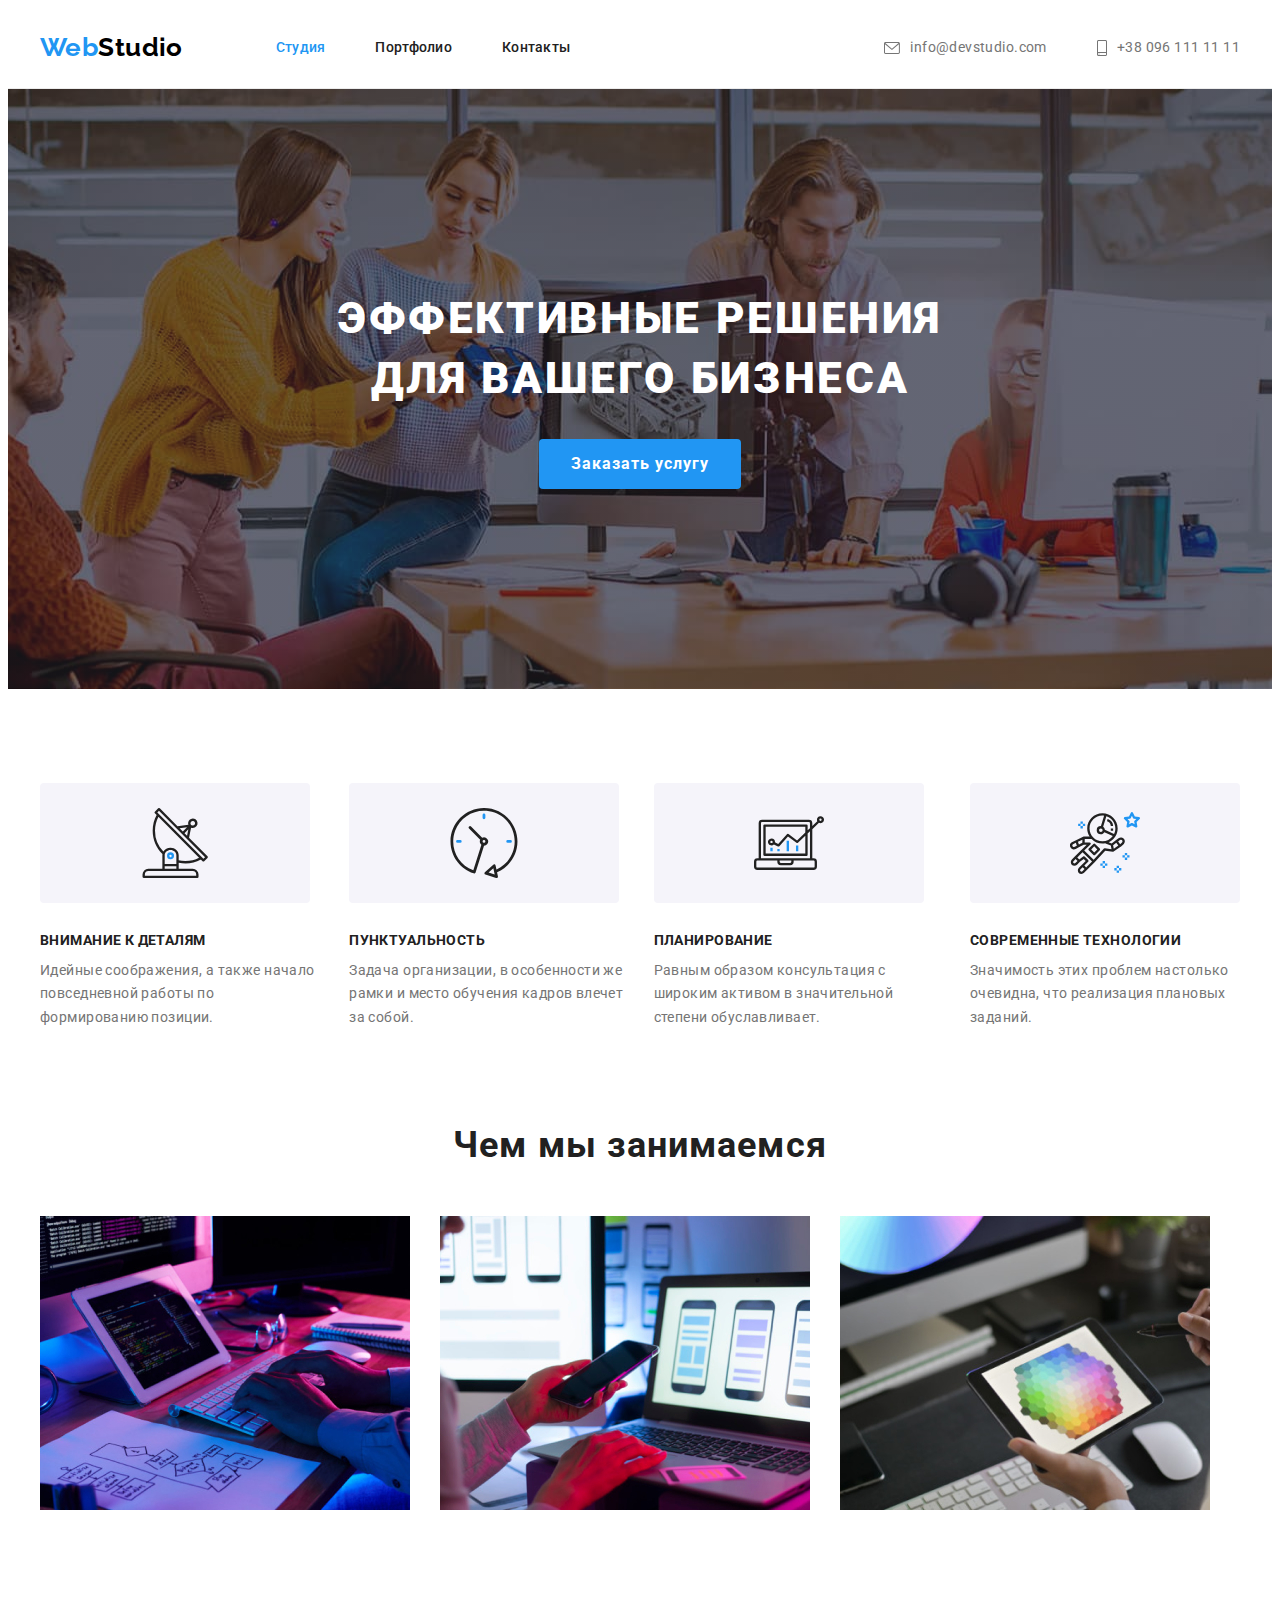
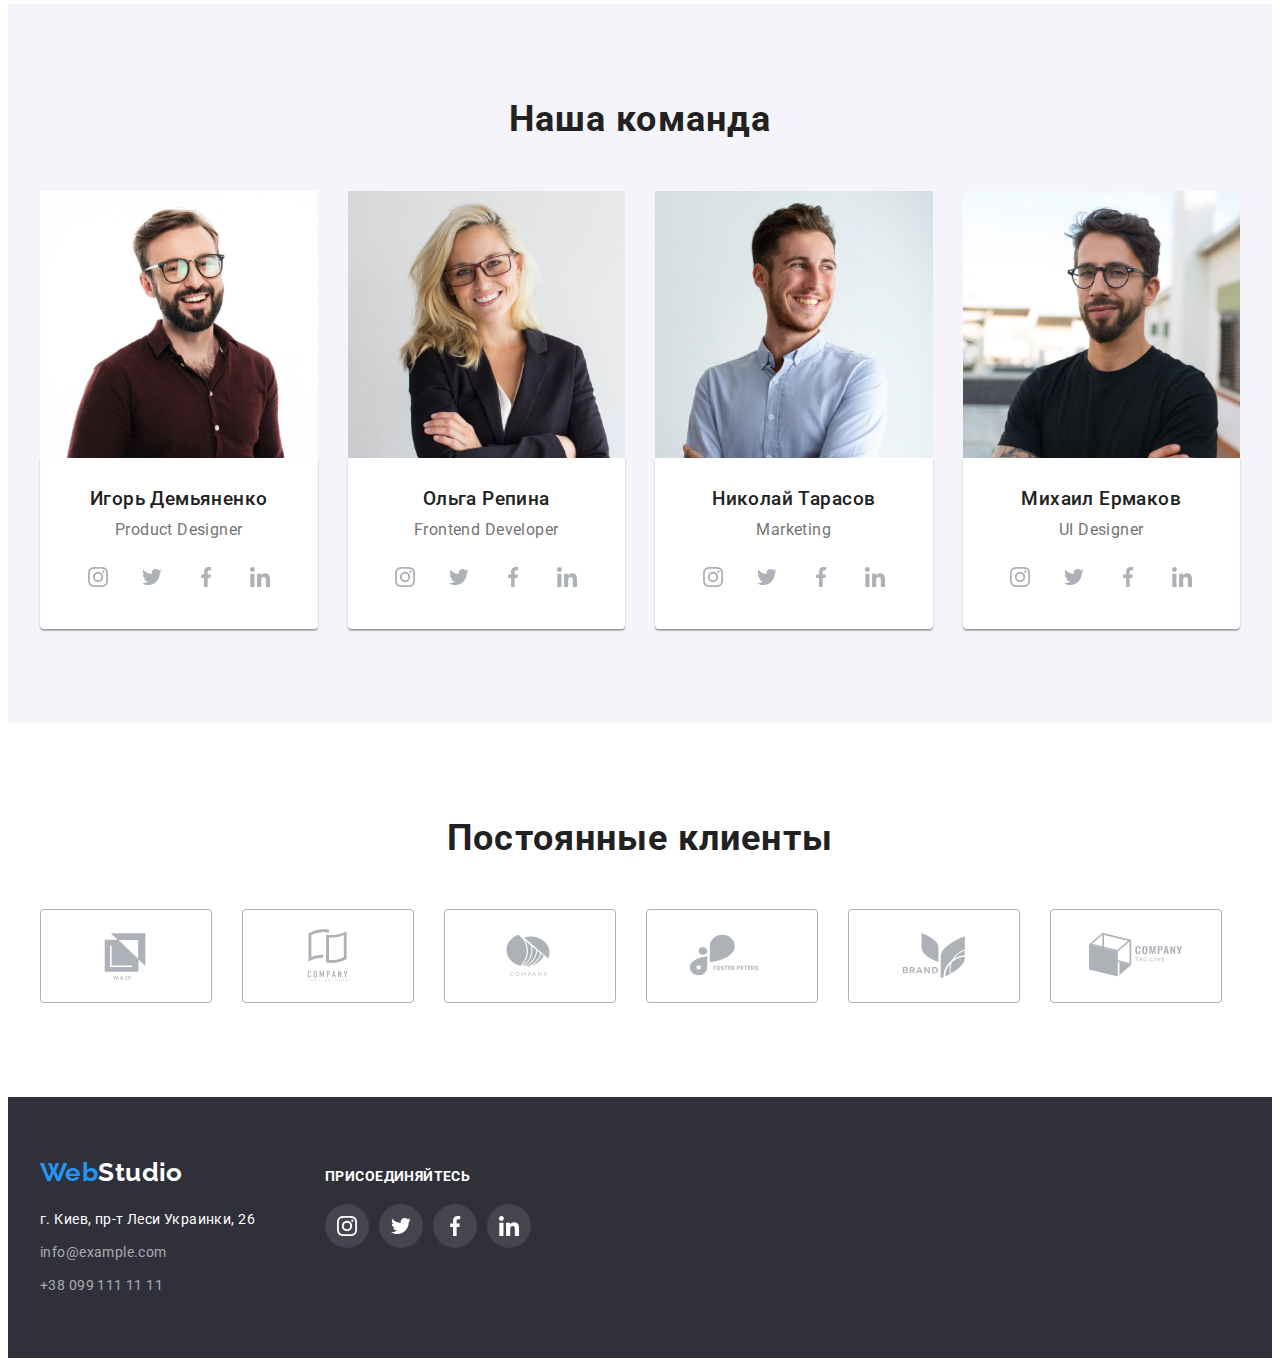
<file: index.html>
<!DOCTYPE html>
<html lang="ru">

<head>
    <meta charset="UTF-8">
    <meta http-equiv="X-UA-Compatible" content="IE=edge">
    <meta name="viewport" content="width=device-width, initial-scale=1.0">
    <title>Document</title>
    <link rel="preconnect" href="https://fonts.googleapis.com">
    <link rel="preconnect" href="https://fonts.gstatic.com" crossorigin>
    <link
        href="https://fonts.googleapis.com/css2?family=Raleway:wght@700&family=Roboto:wght@400;500;700;900&display=swap"
        rel="stylesheet">
    <link rel="stylesheet" href="https://cdnjs.cloudflare.com/ajax/libs/modern-normalize/1.1.0/modern-normalize.min.css"
        integrity="sha512-wpPYUAdjBVSE4KJnH1VR1HeZfpl1ub8YT/NKx4PuQ5NmX2tKuGu6U/JRp5y+Y8XG2tV+wKQpNHVUX03MfMFn9Q=="
        crossorigin="anonymous" referrerpolicy="no-referrer" />
    <link rel="stylesheet" href="./css/styles.css">
</head>

<body>
    <header class="header">
        <div class="container">
            <nav class="nav">
                <a class="logo" href="./"><span class="logo-blue-text">Web</span>Studio</a>
                <ul class="nav-list">
                    <li class="nav-item">
                        <a class="nav-link nav-link-active" href="./index.html">Студия</a>
                    </li>
                    <li class="nav-item">
                        <a class="nav-link" href="./portfolio.html">Портфолио</a>
                    </li>
                    <li class="nav-item">
                        <a class="nav-link" href="">Контакты</a>
                    </li>
                </ul>
            </nav>
            <ul class="contacts-list">
                <li class="contacts-item">
                    <a class="contacts-link" href="mailto:info@devstudio.com">
                        <svg class="contacts-icon" height="16px" width="16px">
                        <use href="./images/icons.svg#icon-mail "></use>
                    </svg>
                    info@devstudio.com </a>
                </li>
                <li class="contacts-item">
                    <a class="contacts-link" href="tel:+380961111111">
                        <svg class="contacts-icon" height="16px" width="10px">
                        <use href="./images/icons.svg#icon-smartphone "></use>
                    </svg>
                    +38 096 111 11 11</a>
                </li>
            </ul>
        </div>
    </header>
    <main>
        <section class="hero">
            <div class="container">
                <h1 class="hero-title">Эффективные решения<br> для вашего бизнеса</h1>
                <button class="hero-button" type="button">Заказать услугу</button>
            </div>
        </section>
        <section class="section">
            <div class="container">
                <h2 class="invisible-title">Особенности</h2>
                <ul class="feature">
                    <li class="feature-item">
                        <div class="feature-box">
                        <svg class="feature-icon">
                            <use href="./images/icons.svg#icon-antenna "></use>
                        </svg>
                    </div>
                        <h3 class="feature-title">Внимание к деталям</h3>
                        <p class="feature-text">Идейные соображения, а также начало повседневной работы по формированию
                            позиции.</p>
                    </li>
                    <li class="feature-item">
                        <div class="feature-box">
                        <svg class="feature-icon">
                            <use href="./images/icons.svg#icon-clock "></use>
                        </svg>
                    </div>
                        <h3 class="feature-title">Пунктуальность</h3>
                        <p class="feature-text">Задача организации, в особенности же рамки и место обучения кадров
                            влечет за собой.</p>
                    </li>
                    <li class="feature-item">
                        <div class="feature-box">
                        <svg class="feature-icon">
                            <use href="./images/icons.svg#icon-diagram "></use>
                        </svg>
                    </div>
                        <h3 class="feature-title">Планирование</h3>
                        <p class="feature-text">Равным образом консультация с широким активом в значительной степени
                            обуславливает.</p>
                    </li>
                    <li class="feature-item">
                        <div class="feature-box">
                        <svg class="feature-icon">
                            <use href="./images/icons.svg#icon-astronaut "></use>
                        </svg>
                    </div>
                        <h3 class="feature-title">Современные технологии</h3>
                        <p class="feature-text">Значимость этих проблем настолько очевидна, что реализация плановых
                            заданий.</p>
                    </li>
                </ul>
            </div>
        </section>
        <section class="section no-pading-top">
            <div class="container">
                <h2 class="career-title">Чем мы занимаемся</h2>
                <ul class="career">
                    <li class="career-item"><img src="./images/photo_1.jpg" class="career-img" alt="набор кода"
                            width="370"></li>
                    <li class="career-item"><img src="./images/photo_2.jpg" class="career-img"
                            alt="настройка дизайна для телефона" width="370"></li>
                    <li class="career-item"><img src="./images/photo_3.jpg" class="career-img"
                            alt="вибор цветов с палитри" width="370"></li>
                </ul>
            </div>
        </section>
        <section class="section team">
            <div class="container">
                <h2 class="comand-title">Наша команда</h2>
                <ul class="comand">
                    <li class="comand-item">

                        <img src="./images/team_card_1.jpg" class="comand-foto" alt="портрет Игоря Демьяненка"
                            width="270">
                        <div class="comand-text">
                            <h3 class="comand-name">Игорь Демьяненко</h3>
                            <p class="comand-work">Product Designer</p>
                        <ul class="social-networks-list">
                            <li class="social-networks-item"><a href="" class="social-networks-link"> <svg class="social-networks-icon">
                                        <use href="./images/icons.svg#icon-instagram "></use>
                                    </svg>
                                </a></li>
                            <li class="social-networks-item"><a href="" class="social-networks-link"> <svg class="social-networks-icon">
                                        <use href="./images/icons.svg#icon-tvitter "></use>
                                    </svg></a></li>
                            <li class="social-networks-item"><a href="" class="social-networks-link"> <svg class="social-networks-icon">
                                        <use href="./images/icons.svg#icon-facebook "></use>
                                    </svg></a></li>
                            <li class="social-networks-item"><a href="" class="social-networks-link"> <svg class="social-networks-icon">
                                        <use href="./images/icons.svg#icon-linkedin "></use>
                                    </svg></a></li>
                        </ul>
                        </div>

                    </li>
                    <li class="comand-item">
                        <img src="./images/team_card_2.jpg" class="comand-foto" alt="портрет Ольги Репиной" width="270">
                        <div class="comand-text">
                            <h3 class="comand-name">Ольга Репина</h3>
                            <p class="comand-work">Frontend Developer</p>
                        <ul class="social-networks-list">
                            <li class="social-networks-item"><a href="" class="social-networks-link"> <svg class="social-networks-icon">
                                        <use href="./images/icons.svg#icon-instagram "></use>
                                    </svg>
                                </a></li>
                            <li class="social-networks-item"><a href="" class="social-networks-link"> <svg class="social-networks-icon">
                                        <use href="./images/icons.svg#icon-tvitter "></use>
                                    </svg></a></li>
                            <li class="social-networks-item"><a href="" class="social-networks-link"> <svg class="social-networks-icon">
                                        <use href="./images/icons.svg#icon-facebook "></use>
                                    </svg></a></li>
                            <li class="social-networks-item"><a href="" class="social-networks-link"> <svg class="social-networks-icon">
                                        <use href="./images/icons.svg#icon-linkedin "></use>
                                    </svg></a></li>
                        </ul>
                    </div>
                    </li>
                    <li class="comand-item">
                        <img src="./images/team_card_3.jpg" class="comand-foto" alt="портрет Николая Тарасовa"
                            width="270">
                        <div class="comand-text">
                            <h3 class="comand-name">Николай Тарасов</h3>
                            <p class="comand-work">Marketing</p>
                        <ul class="social-networks-list">
                            <li class="social-networks-item"><a href="" class="social-networks-link"> <svg class="social-networks-icon">
                                        <use href="./images/icons.svg#icon-instagram "></use>
                                    </svg>
                                </a></li>
                            <li class="social-networks-item"><a href="" class="social-networks-link"> <svg class="social-networks-icon">
                                        <use href="./images/icons.svg#icon-tvitter "></use>
                                    </svg></a></li>
                            <li class="social-networks-item"><a href="" class="social-networks-link"> <svg class="social-networks-icon">
                                        <use href="./images/icons.svg#icon-facebook "></use>
                                    </svg></a></li>
                            <li class="social-networks-item"><a href="" class="social-networks-link"> <svg class="social-networks-icon">
                                        <use href="./images/icons.svg#icon-linkedin "></use>
                                    </svg></a></li>
                        </ul>
                    </div>
                    </li>
                    <li class="comand-item">
                        <img src="./images/team_card_4.jpg" class="comand-foto" alt="портрет Михаила Ермакова"
                            width="270">
                        <div class="comand-text">
                            <h3 class="comand-name">Михаил Ермаков</h3>
                            <p class="comand-work">UI Designer</p>
                        <ul class="social-networks-list">
                            <li class="social-networks-item"><a href="" class="social-networks-link"> <svg class="social-networks-icon">
                                        <use href="./images/icons.svg#icon-instagram "></use>
                                    </svg>
                                </a></li>
                            <li class="social-networks-item"><a href="" class="social-networks-link"> <svg class="social-networks-icon">
                                        <use href="./images/icons.svg#icon-tvitter "></use>
                                    </svg></a></li>
                            <li class="social-networks-item">
                                <a href="" class="social-networks-link"> 
                                    <svg class="social-networks-icon">
                                        <use href="./images/icons.svg#icon-facebook "></use>
                                    </svg></a></li>
                            <li class="social-networks-item"><a href="" class="social-networks-link"> <svg class="social-networks-icon">
                                        <use href="./images/icons.svg#icon-linkedin "></use>
                                    </svg></a></li>
                        </ul>
                    </div>
                    </li>
                </ul>
            </div>
        </section>
        <section class="section">
            <div class="container">
                <h2 class="client-title">Постоянные клиенты</h2>
                <ul class="client">
                    <li class="client-item" >
                        <a href="" class="client-link" >
                            <svg class="client-icon" width="106px" height="60px">
                                <use href="./images/icons.svg#icon-client1"></use>
                            </svg>
                        </a>
                    </li>
                    <li class="client-item" >
                        <a href="" class="client-link" >
                            <svg class="client-icon" width="106px" height="60px">
                                <use href="./images/icons.svg#icon-client2"></use>
                            </svg>
                        </a>
                    </li>
                    <li class="client-item" >
                        <a href="" class="client-link" >
                            <svg class="client-icon" width="106px" height="60px">
                                <use href="./images/icons.svg#icon-client3"></use>
                            </svg>
                        </a>
                    </li>
                    <li class="client-item" >
                        <a href="" class="client-link" >
                            <svg class="client-icon" width="106px" height="60px">
                                <use href="./images/icons.svg#icon-client4"></use>
                            </svg>
                        </a>
                    </li>
                    <li class="client-item" >
                        <a href="" class="client-link" >
                            <svg class="client-icon" width="106px" height="60px">
                                <use href="./images/icons.svg#icon-client5"></use>
                            </svg>
                        </a>
                    </li>
                    <li class="client-item" >
                        <a href="" class="client-link" >
                            <svg class="client-icon" width="106px" height="60px">
                                <use href="./images/icons.svg#icon-client6"></use>
                            </svg>
                        </a>
                    </li>
                </ul>
            </div>
        </section>
    </main>
    <footer class="low">
        <div class="container low-container">
            <div>
            <a class="logo low-logo" href="./"><span class="logo-blue-text">Web</span>Studio</a>
            <address>
                <ul class="address-list">
                    <li class="address-item">
                        <p class="address-text">г. Киев, пр-т Леси Украинки, 26</p>
                    </li>
                    <li class="address-item">
                        <a class="address-links" href="mailto:info@example.com">info@example.com</a>
                    </li>
                    <li class="address-item">
                        <a class="address-links" href="tel:+380991111111">+38 099 111 11 11</a>
                    </li>
                </ul>
            </address>
        </div>
        <div class="social-networks-box">
            <p class="social-networks-text">присоединяйтесь</p>
            <ul class="social-networks-list">
                <li class="social-networks-item"><a href="" class="social-networks-link"> <svg class="social-networks-icon" >
                    <use href="./images/icons.svg#icon-instagram "></use>
                </svg>
                </a></li>
                <li class="social-networks-item"><a href="" class="social-networks-link"> <svg class="social-networks-icon" >
                    <use href="./images/icons.svg#icon-tvitter "></use>
                </svg></a></li>
                <li class="social-networks-item"><a href="" class="social-networks-link"> <svg class="social-networks-icon" >
                    <use href="./images/icons.svg#icon-facebook "></use>
                </svg></a></li>
                <li class="social-networks-item"><a href="" class="social-networks-link"> <svg class="social-networks-icon" >
                    <use href="./images/icons.svg#icon-linkedin "></use>
                </svg></a></li>
            </ul>
        </div>
        </div>
    </footer>

</body>

</html>
</file>
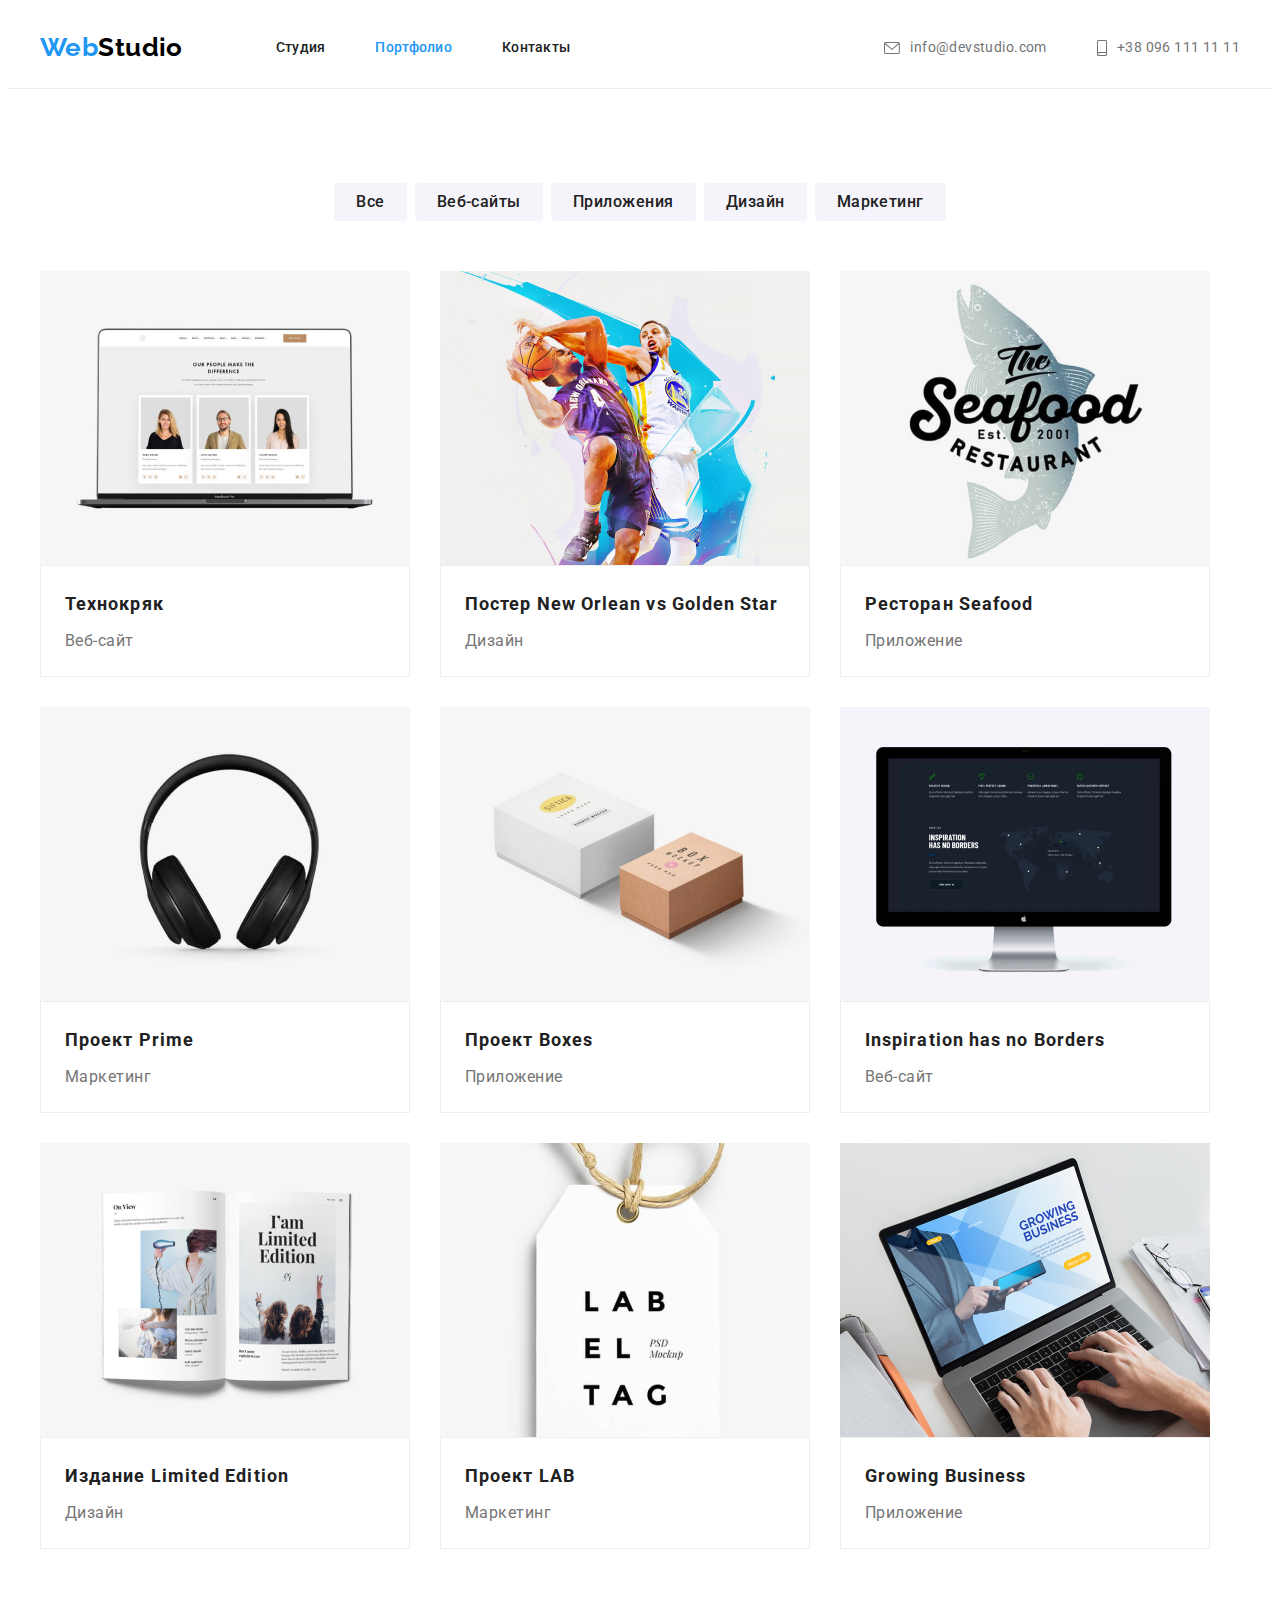
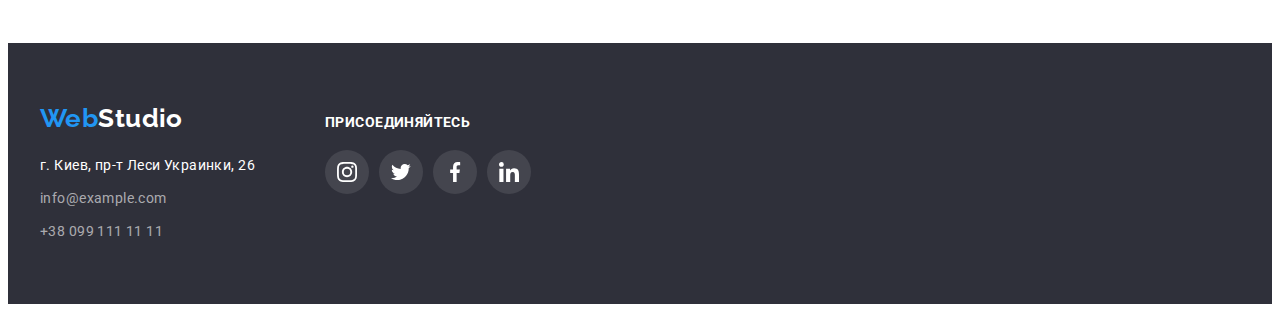
<file: portfolio.html>
<!DOCTYPE html>
<html lang="en">

<head>
    <meta charset="UTF-8">
    <meta http-equiv="X-UA-Compatible" content="IE=edge">
    <meta name="viewport" content="width=device-width, initial-scale=1.0">
    <title>Document</title>
<link rel="preconnect" href="https://fonts.googleapis.com">
<link rel="preconnect" href="https://fonts.gstatic.com" crossorigin>
<link href="https://fonts.googleapis.com/css2?family=Raleway:wght@700&family=Roboto:wght@400;500;700;900&display=swap" rel="stylesheet">
<link rel="stylesheet" href="https://cdnjs.cloudflare.com/ajax/libs/modern-normalize/1.1.0/modern-normalize.min.css"
    integrity="sha512-wpPYUAdjBVSE4KJnH1VR1HeZfpl1ub8YT/NKx4PuQ5NmX2tKuGu6U/JRp5y+Y8XG2tV+wKQpNHVUX03MfMFn9Q=="
    crossorigin="anonymous" referrerpolicy="no-referrer" />
    <link rel="stylesheet" href="./css/styles.css">
</head>

<body>
<header class="header">
    <div class="container">
        <nav class="nav">
            <a class="logo" href="./"><span class="logo-blue-text">Web</span>Studio</a>
            <ul class="nav-list">
                <li class="nav-item">
                    <a class="nav-link " href="./index.html">Студия</a>
                </li>
                <li class="nav-item">
                    <a class="nav-link nav-link-active" href="./portfolio.html">Портфолио</a>
                </li>
                <li class="nav-item">
                    <a class="nav-link" href="">Контакты</a>
                </li>
            </ul>
        </nav>
        <ul class="contacts-list">
            <li class="contacts-item">
                <a class="contacts-link" href="mailto:info@devstudio.com">
                    <svg class="contacts-icon" height="16px" width="16px">
                        <use href="./images/icons.svg#icon-mail "></use>
                    </svg>
                    info@devstudio.com </a>
            </li>
            <li class="contacts-item">
                <a class="contacts-link" href="tel:+380961111111">
                    <svg class="contacts-icon" height="16px" width="10px">
                        <use href="./images/icons.svg#icon-smartphone "></use>
                    </svg>
                    +38 096 111 11 11</a>
            </li>
        </ul>
    </div>
</header>
    <main>
<section class="section">
    <div class="container">
<h1 class="invisible-title">Примери работ</h1>
<ul class="works-list-button">
    <li class="works-button-item"><button class="works-button" type="button">Все</button></li>
    <li class="works-button-item"><button class="works-button" type="button">Веб-сайты</button></li>
    <li class="works-button-item"><button class="works-button" type="button">Приложения</button></li>
    <li class="works-button-item"><button class="works-button" type="button">Дизайн</button></li>
    <li class="works-button-item"><button class="works-button" type="button">Маркетинг</button></li>
</ul>
<ul class="works-list">
    <li class="works-item">
        <a href="" class="works-link">
            <img src="./images/img.jpg" class="work-img" alt="Веб-сайт замовника" width="370">
            <div class="work-text-box">
                <h2 class="work-box-title" >Технокряк</h2>
                <p class="work-text">Веб-сайт</p>
            </div>
        </a>
    </li>
    <li class="works-item">
        <a href="" class="works-link">
            <img src="./images/img2.jpg" class="work-img" alt="Два баскетболіста в грі" width="370">
            <div class="work-text-box"> 
                <h2  class="work-box-title">Постер New Orlean vs Golden Star</h2>
                <p class="work-text">Дизайн</p>
            </div>
        </a>
    </li>
    <li class="works-item">
        <a  href="" class="works-link">
            <img src="./images/img3.jpg" class="work-img" alt="логотип с рибой" width="370">
            <div class="work-text-box">
                <h2  class="work-box-title">Ресторан Seafood</h2>
                <p class="work-text">Приложение</p>
            </div>
        </a>
    </li>
    <li class="works-item">
        <a  href="" class="works-link">
            <img src="./images/img4.jpg" class="work-img" alt="наушники" width="370">
            <div class="work-text-box"> 
                <h2 class="work-box-title" >Проект Prime</h2>
                <p class="work-text">Маркетинг</p>   
            </div>
        </a>
    </li>
    <li class="works-item">
        <a href="" class="works-link">
            <img src="./images/img5.jpg" class="work-img" alt="два блока белий и бежевий" width="370">
            <div class="work-text-box"> 
                <h2 class="work-box-title" >Проект Boxes</h2>
                <p class="work-text">Приложение</p>
            </div>
        </a>
    </li>
    <li class="works-item">
        <a href="" class="works-link">
            <img src="./images/img6.jpg" class="work-img" alt="монитор с картой мира" width="370">
            <div class="work-text-box"> 
                <h2 class="work-box-title" >Inspiration has no Borders</h2>
                <p class="work-text">Веб-сайт</p>
            </div>
        </a>
    </li>
    <li class="works-item">
        <a href="" class="works-link">
            <img src="./images/img7.jpg" class="work-img" alt="откритая книга с фотографиями" width="370">
            <div class="work-text-box"> 
                <h2  class="work-box-title">Издание Limited Edition</h2>
                <p class="work-text">Дизайн</p>
            </div>
        </a>
    </li>
    <li class="works-item">
        <a  href="" class="works-link">
            <img src="./images/img8.jpg" class="work-img" alt="бирка" width="370">
            <div class="work-text-box"> 
                <h2 class="work-box-title" >Проект LAB</h2>
                <p class="work-text">Маркетинг</p>
            </div>
        </a>
    </li>
    <li class="works-item">
        <a href="" class="works-link">
            <img src="./images/img9.jpg" class="work-img" alt="человек набирает текст" width="370">
            <div class="work-text-box"> 
                <h2 class="work-box-title">Growing Business</h2>
                <p class="work-text">Приложение</p>
            </div>
        </a>
    </li>
</ul>
</div>
</section>
    </main>
<footer class="low">
    <div class="container low-container">
        <div>
            <a class="logo low-logo" href="./"><span class="logo-blue-text">Web</span>Studio</a>
            <address>
                <ul class="address-list">
                    <li class="address-item">
                        <p class="address-text">г. Киев, пр-т Леси Украинки, 26</p>
                    </li>
                    <li class="address-item">
                        <a class="address-links" href="mailto:info@example.com">info@example.com</a>
                    </li>
                    <li class="address-item">
                        <a class="address-links" href="tel:+380991111111">+38 099 111 11 11</a>
                    </li>
                </ul>
            </address>
        </div>
        <div class="social-networks-box">
            <p class="social-networks-text">присоединяйтесь</p>
            <ul class="social-networks-list">
                <li class="social-networks-item"><a href="" class="social-networks-link"> <svg
                            class="social-networks-icon">
                            <use href="./images/icons.svg#icon-instagram "></use>
                        </svg>
                    </a></li>
                <li class="social-networks-item"><a href="" class="social-networks-link"> <svg
                            class="social-networks-icon">
                            <use href="./images/icons.svg#icon-tvitter "></use>
                        </svg></a></li>
                <li class="social-networks-item"><a href="" class="social-networks-link"> <svg
                            class="social-networks-icon">
                            <use href="./images/icons.svg#icon-facebook "></use>
                        </svg></a></li>
                <li class="social-networks-item"><a href="" class="social-networks-link"> <svg
                            class="social-networks-icon">
                            <use href="./images/icons.svg#icon-linkedin "></use>
                        </svg></a></li>
            </ul>
        </div>
    </div>
</footer>
</body>

</html>
</file>
<file: css/styles.css>
:root {
  --primary-text-color: #757575;
  --title-text-color: #212121;
  --accent-color: #2196f3;
  --fon-color: #ffffff;
  --interval-box: 30px;
}

body {
  font-family: "Roboto", sans-serif;
  font-size: 14px;
  line-height: 1.71;
  letter-spacing: 0.03em;

  background-color: var(--fon-color);
  color: var(--primary-text-color);
}

h1,
h2,
h3,
p,
ul {
  margin: 0;
}
ul {
  list-style: none;
  padding: 0;
}
a {
  text-decoration: none;
  color: inherit;
}
.container {
  padding-left: 15px;
  padding-right: 15px;

  width: 1200px;
  margin: 0 auto;
}

/* header */
.header {
  display: flex;
  border-bottom: 1px solid #ececec;
  height: 80px;
}
.header > .container {
  display: flex;
  align-items: center;
  justify-content: space-between;
}
.nav {
  display: flex;
  align-items: center;
}
.logo {
  font-family: "Raleway", sans-serif;
  font-size: 26px;
  line-height: 1.2;
  font-weight: 700;

  color: #000000;
  margin-right: 93px;
}
.logo-blue-text {
  color: var(--accent-color);
}
.nav-list,
.contacts-list,
.feature,
.career,
.comand,
.works-list-button,
.works-list {
  display: flex;
}
.nav-link,
.contacts-link {
  padding: 20px 0;
}
.nav-link {
  color: var(--title-text-color);
  font-weight: 500;
  letter-spacing: 0.02em;
  line-height: 1.14;
}
.nav-link-active {
  color: var(--accent-color);
}
.nav-item:not(:last-child),
.contacts-item:not(:last-child) {
  margin-right: 50px;
}

.contacts-link {
  display: flex;
  align-items: center;
  color: var(--primary-text-color);
  fill: var(--primary-text-color);
}
.contacts-icon {
  margin-right: 10px;
}

.nav-link:hover,
.nav-link:focus,
.contacts-link:hover,
.contacts-link:focus {
  color: var(--accent-color);
  fill: var(--accent-color);
}

/* main */
.hero {
  padding-top: 200px;
  padding-bottom: 200px;

  text-align: center;
  background-color: #2f303a;
  background-image: linear-gradient(
      to right,
      rgba(47, 48, 58, 0.4),
      rgba(47, 48, 58, 0.4)
    ),
    url("../images/fon.jpg");

  background-repeat: no-repeat;
  background-size: cover;
  background-position: center;
}

.hero-title {
  font-weight: 900;
  font-size: 44px;
  line-height: 1.36;
  text-align: center;
  letter-spacing: 0.06em;
  text-transform: uppercase;
  color: var(--fon-color);
  margin-bottom: var(--interval-box);
}

.hero-button {
  font-family: inherit;
  font-weight: 700;
  font-size: 16px;
  line-height: 1.87;
  /* identical to box height, or 187% */
  letter-spacing: 0.06em;

  color: var(--fon-color);

  background-color: var(--accent-color);
  cursor: pointer;
  padding: 10px 32px;
  border-radius: 4px;
  border: none;
}
.hero-button:focus,
.hero-button:hover {
  color: var(--accent-color);
  background-color: var(--fon-color);
}
/* особливості */
.section {
  padding-top: 94px;
  padding-bottom: 94px;
}

.invisible-title {
  font-size: 0;
}

.feature-box {
  display: flex;
  justify-content: center;
  align-items: center;
  height: 120px;
  width: 270px;
  border-radius: 4px;
  margin-bottom: var(--interval-box);
  background: #f5f4fa;
}
.feature-icon {
  height: 70px;
  width: 70px;
}
.feature-item:not(:last-child),
.career-item:not(:last-child),
.comand-item:not(:last-child),
.client-item:not(:last-child) {
  margin-right: var(--interval-box);
}
.feature-title {
  font-weight: 700;
  font-size: 14px;
  line-height: 1.14;
  text-transform: uppercase;
  margin-bottom: 10px;

  color: var(--title-text-color);
}

/* чим займаємося */
.no-pading-top {
  padding-top: 0;
}
.career-img,
.comand-foto,
.work-img {
  width: 100%;
  height: auto;
  display: block;
}
.comand-title,
.career-title,
.client-title {
  margin-bottom: 50px;
  font-weight: 700;
  font-size: 36px;
  line-height: 1.17;
  letter-spacing: 0.03em;
  text-align: center;

  color: var(--title-text-color);
}

/* Наша команда */

.team {
  background-color: #f5f4fa;
}
/* .comand-item {
} */
.comand-text {
  font-size: 16px;
  line-height: 1.19;
  padding: 30px 0;
  background-color: var(--fon-color);
  text-align: center;
  border-radius: 0px 0px 4px 4px;
  box-shadow: 0px 1px 3px rgba(0, 0, 0, 0.12), 0px 1px 1px rgba(0, 0, 0, 0.14),
    0px 2px 1px rgba(0, 0, 0, 0.2);
  fill: #afb1b8;
}

.comand-name {
  font-weight: 500;
  margin-bottom: 10px;
  color: var(--title-text-color);
}
.comand-work {
  margin-bottom: 16px;
}
.social-networks-list {
  display: flex;
  justify-content: center;
}
.social-networks-item:not(:last-child) {
  margin-right: 10px;
}
.social-networks-link {
  display: flex;
  justify-content: center;
  align-items: center;
  height: 44px;
  width: 44px;
  border-radius: 50%;
  background: rgba(255, 255, 255, 0.1);
  text-align: center;
}
.social-networks-link:hover,
.social-networks-link:focus {
  background-color: var(--accent-color);
  fill: var(--fon-color);
}
.social-networks-icon {
  height: 20px;
  width: 20px;
  fill: inherit;
}
/* Постоянные клиенты */
.client {
  display: flex;
}
.client-link {
  justify-content: center;
  align-items: center;
  width: 170px;
  height: 92px;
  display: flex;
  fill: #afb1b8;
  border: 1px solid #afb1b8;
  border-radius: 4px;
}
.client-icon {
  fill: inherit;
}
.client-link:hover,
.client-link:focus {
  fill: var(--accent-color);
  border-color: var(--accent-color);
}
/* footer */
.low {
  background-color: #2f303a;
  padding-bottom: 60px;
  padding-top: 60px;
}
.low-container {
  display: flex;
  align-items: baseline;
}
.low-logo {
  display: inline-block;
  margin-right: 0;
  margin-bottom: 20px;
  color: var(--fon-color);
}
.address-list {
  font-style: normal;
}
.address-text {
  color: var(--fon-color);
}

.address-links {
  color: rgba(255, 255, 255, 0.6);
}
.address-links:hover,
.address-links:focus {
  color: var(--accent-color);
}
.address-item:not(:last-child) {
  margin-bottom: 9px;
}
.social-networks-box {
  margin-left: 70px;
  fill: var(--fon-color);
}
.social-networks-text {
  font-weight: 700;
  line-height: 16px;
  text-transform: uppercase;
  color: var(--fon-color);
  margin-bottom: 20px;
}
/* portfolio */
.works-list-button {
  margin-bottom: 50px;
  justify-content: center;
}
.works-button-item:not(:last-child) {
  margin-right: 8px;
}
.works-button {
  font-family: inherit;
  font-weight: 500;
  font-size: 16px;
  line-height: 1.62em;
  color: var(--title-text-color);
  background-color: #f5f4fa;
  cursor: pointer;
  padding: 6px 22px;
  border-radius: 4px;
  letter-spacing: 0.03em;
  border: none;
}

.works-button:focus,
.works-button:hover {
  color: var(--fon-color);
  background-color: var(--accent-color);
  box-shadow: 0px 3px 1px rgba(0, 0, 0, 0.1), 0px 1px 2px rgba(0, 0, 0, 0.08),
    0px 2px 2px rgba(0, 0, 0, 0.12);
}
.works-list {
  flex-wrap: wrap;
}

.works-item {
  margin-left: var(--interval-box);
  margin-top: var(--interval-box);
}
.works-link {
  display: block;
}
.works-link:hover,
.works-link:focus {
  box-shadow: 0px 1px 1px rgba(0, 0, 0, 0.12), 0px 4px 4px rgba(0, 0, 0, 0.06),
    1px 4px 6px rgba(0, 0, 0, 0.16);
}
.work-text-box {
  border: 1px solid #eeeeee;
  padding: 20px 24px;
}
.works-item:nth-child(3n + 1) {
  margin-left: 0;
}
.works-item:not(:nth-child(n + 4)) {
  margin-top: 0;
}

.work-box-title {
  font-weight: 700;
  font-size: 18px;
  line-height: 2em;
  letter-spacing: 0.06em;
  color: var(--title-text-color);
  margin-bottom: 4px;
}
.work-text {
  font-size: 16px;
  line-height: 1.87em;
  letter-spacing: 0.03em;
  color: inherit;
}
</file>
